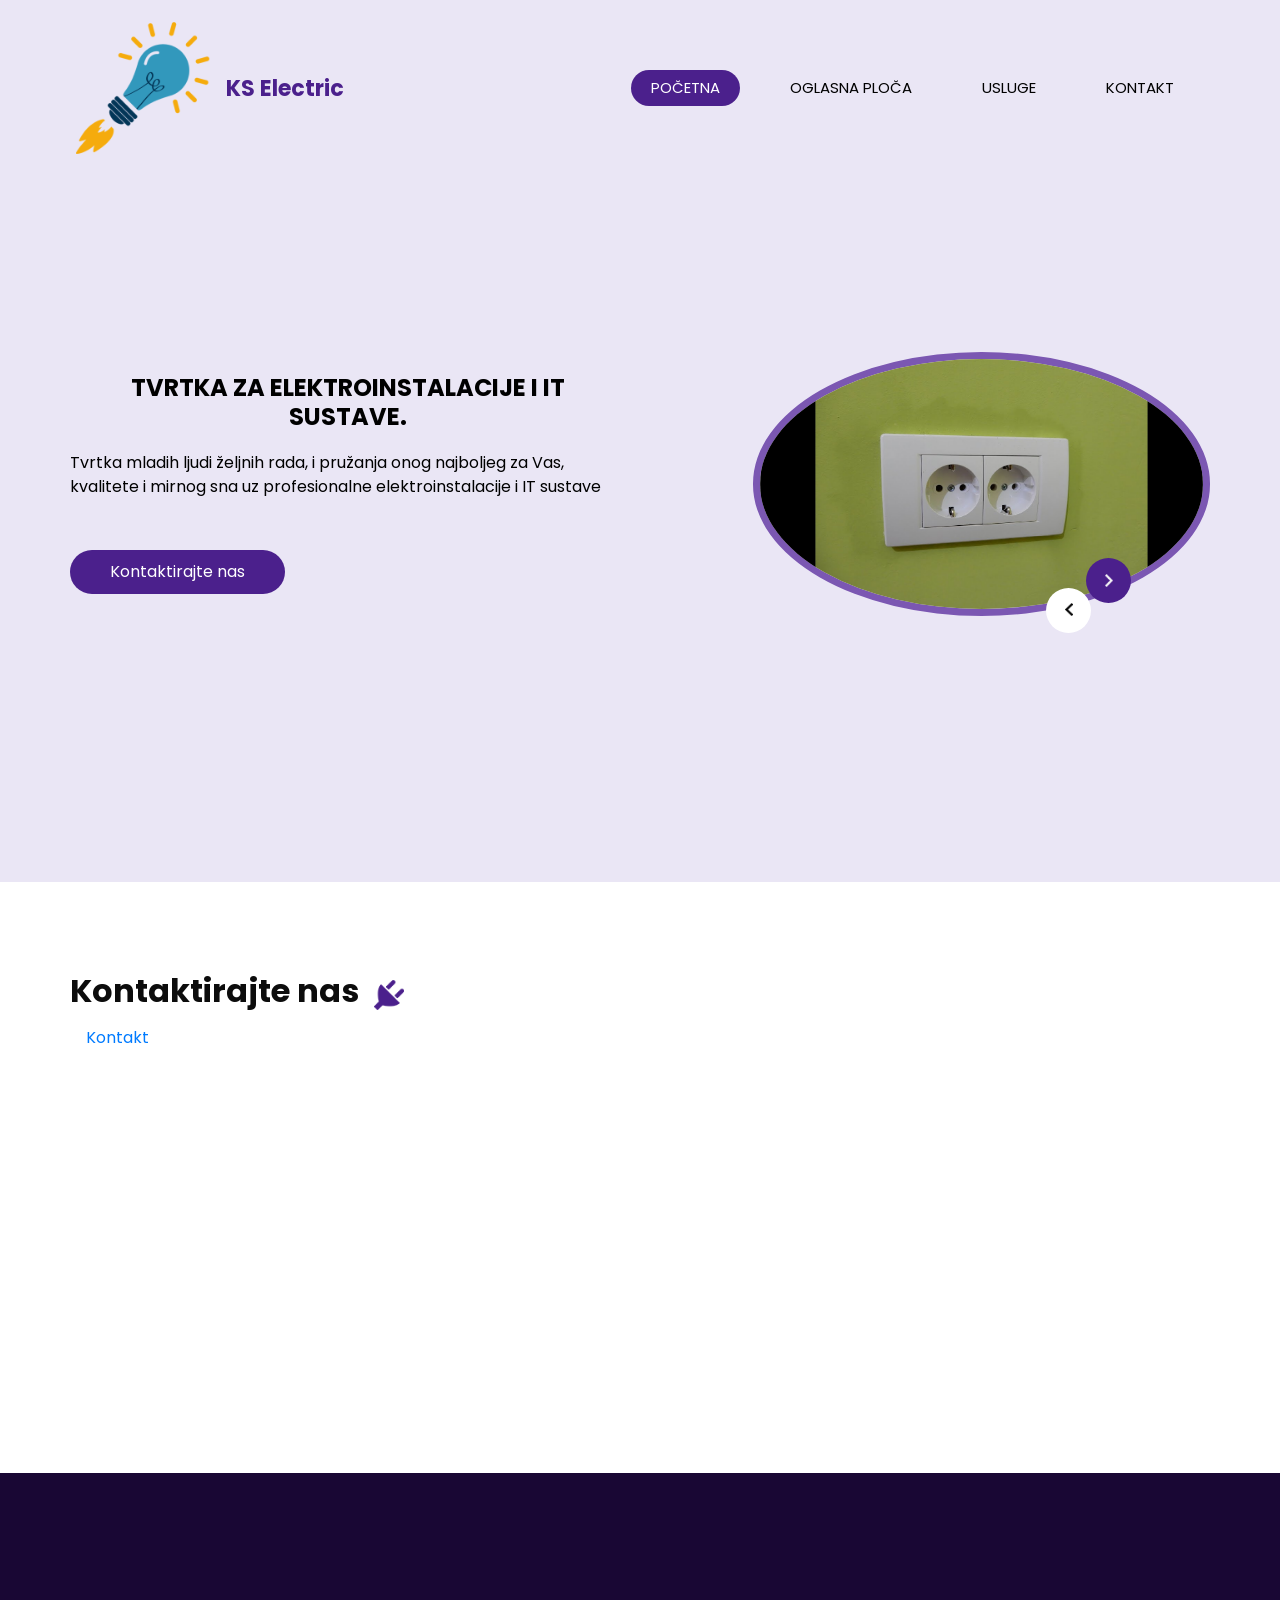
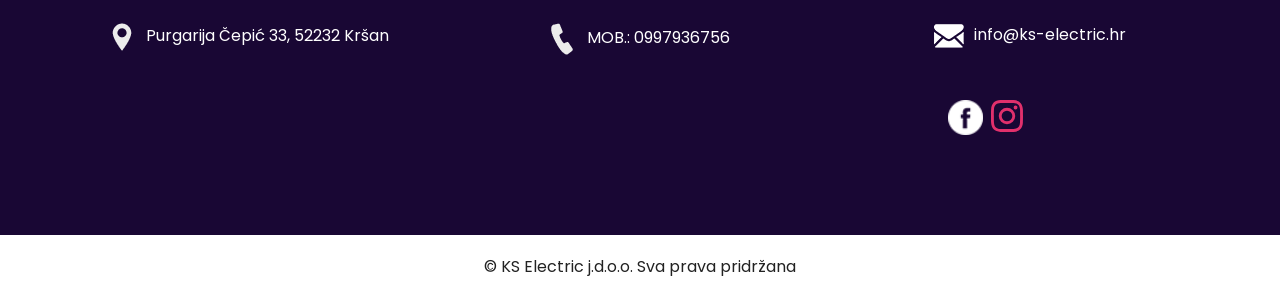
<file: index.html>
<!DOCTYPE html>
<html>
 
<head>
  <!-- Basic -->
  <meta charset="utf-8" />
  <meta http-equiv="X-UA-Compatible" content="IE=edge" />
  <!-- Mobile Metas -->
  <meta name="viewport" content="width=device-width, initial-scale=1, shrink-to-fit=no" />
  <!-- Site Metas -->
  <meta name="keywords" content="kst electric" />
  <meta name="description" content="kst electric" />
  <meta name="author" content="tehnička zaštita i elektroinstalacije" />
  
  <title>KS electric- Elektroinstalacije i IT Sustavi</title>
 
  <!-- slider stylesheet -->
  <link rel="stylesheet" type="text/css" href="https://cdnjs.cloudflare.com/ajax/libs/OwlCarousel2/2.1.3/assets/owl.carousel.min.css" />

  <!-- bootstrap core css -->
  <link rel="stylesheet" type="text/css" href="css/bootstrap.css" />

  <!-- fonts style -->
  <link href="https://fonts.googleapis.com/css?family=Poppins:400,600,700&display=swap" rel="stylesheet">
  <!-- Custom styles for this template -->
  <link href="css/style.css" rel="stylesheet" />
  <!-- responsive style -->
  <link href="css/responsive.css" rel="stylesheet" />
</head>

<body>

  <div class="hero_area">
    <!-- header section strats -->
    <header class="header_section">
      <div class="container">
        <nav class="navbar navbar-expand-lg custom_nav-container ">
          <a class="navbar-brand" href="index.html">
            <img src="logo.png" alt="Logo" style="height: 150px; width: auto;">
            <span>
                                                                       KS Electric
            </span>
          </a>
          <button class="navbar-toggler" type="button" data-toggle="collapse" data-target="#navbarSupportedContent" aria-controls="navbarSupportedContent" aria-expanded="false" aria-label="Toggle navigation">
            <span class="s-1"> 1</span>
            <span class="s-2"> 2</span>
            <span class="s-3">3 </span>
          </button>

          <div class="collapse navbar-collapse" id="navbarSupportedContent">
            <div class="d-flex ml-auto flex-column flex-lg-row align-items-center">
              <ul class="navbar-nav  ">
                <li class="nav-item active">
                  <a class="nav-link" href="index.html">Početna </a>
                </li>
                <li class="nav-item">
                  <a class="nav-link" href="about.html"> Oglasna ploča</a>
                </li>
                <li class="nav-item">
                  <a class="nav-link" href="service.html"> Usluge </a>
                </li>
              
                <li class="nav-item">
                  <a class="nav-link" href="contact.html">Kontakt </a>
                </li>
              </ul>
            </div>
          </div>
        </nav>
      </div>
    </header>
    <!-- end header section -->
    <!-- slider section -->
    <section class=" slider_section ">
      <div class="container">
        <div class="row">
          <div class="col-md-6 ">
            <div class="detail_box">
              <h1 class="glavni-naslov" style="text-align: center; font-weight: bold;">
                TVRTKA ZA ELEKTROINSTALACIJE I IT SUSTAVE.
            </h1>
            
              <p>
                Tvrtka mladih ljudi željnih rada, i pružanja onog najboljeg za Vas, kvalitete i mirnog sna uz profesionalne elektroinstalacije i IT sustave
              </p>
              <a href="contact.html" class="alt">
              Kontaktirajte nas
            </div>
          </div>
          <div class="col-lg-5 col-md-6 offset-lg-1">
            <div class="img_content">
              <div class="img_container">
                <div id="carouselExampleControls" class="carousel slide" data-ride="carousel">
                  <div class="carousel-inner">
                    <div class="carousel-item active">
                      <div class="img-box">
                        <img src="maxresdefault.jpg" alt="">
                    
                        
                      </div>
                    </div>
                    <div class="carousel-item">
                      <div class="img-box">
                        <img src="slide img.jpg" alt="">
                        <img src="maxresdefault.jpg" alt="">
                    
                      </div>
                    </div>
                    <div class="carousel-item">
                      <div class="img-box">
                        <img src="slika 22.jpg" alt="">  
                      </div>
                      <div>
                      <img src="images.jfif" alt="italic">
                    </div>
                   
                          
                        </div>
                    </div>
                    <div class="carousel-item">
                      <div class="img-box">
                        <img src="blog2.jpg" alt="">
                      </div>
                        <div class="carousel-item">
                      <div class="img-box">
                        <img src="slika 22.jpg" alt="">
                        
                      </div>
                   </div>
                  </div>
                </div>
              </div>
              <a class="carousel-control-prev" href="#carouselExampleControls" role="button" data-slide="prev">
                <span class="sr-only">Previous</span>
              </a>
              <a class="carousel-control-next" href="#carouselExampleControls" role="button" data-slide="next">
                <span class="sr-only">Next</span>
              </a>
            </div>

          </div>
        </div>
      </div>
    </section>
    <!-- end slider section -->
  </div>


 



  <!-- contact section -->

  <section class="contact_section layout_padding">
    <div class="container ">
      <div class="heading_container">
        <h2>
          Kontaktirajte nas
        </h2>
        <img src="images/plug.png" alt="">
      </div>
    </div>
    <div class="container">
      <div class="row">
        <div class="col-md-6">
          <a class="nav-link" href="contact.html">Kontakt </a>
            </div>
          </form>
        </div>
        <div class="col-md-6">
          <div class="map_container">
            <div class="map-responsive">
              <iframe src="https://www.google.com/maps/embed?pb=!1m14!1m12!1m3!1d632.6397951904555!2d14.13584516536056!3d45.20813009497635!2m3!1f0!2f0!3f0!3m2!1i1024!2i768!4f13.1!5e1!3m2!1shr!2shr!4v1686209483862!5m2!1shr!2shr" width="auto;" height="auto;" style="border:0;" allowfullscreen="" loading="lazy" referrerpolicy="no-referrer-when-downgrade"></iframe>
            </div>
          </div>
        </div>
      </div>
    </div>
  </section>

  <!-- end contact section -->


  <!-- info section -->

  <section class="info_section layout_padding">
    <div class="container">
      <div class="info_contact">
        <div class="row">
          <div class="col-md-4">
            <a href="">
              <img src="images/location-white.png" alt="">
              <span>
               Purgarija Čepić 33, 52232 Kršan
              </span>
            </a>
          </div>
          <div class="col-md-4">
            <a href="">
              <img src="images/telephone-white.png" alt="">
              <span>
              MOB.: 0997936756
              </span>
            </a>
          </div>
          <div class="col-md-4">
            <a href="">
              <img src="images/envelope-white.png" alt="">
              <span>
                <a href="mailto:info@ks-electric.hr">info@ks-electric.hr</a>
              </span>
            </a>
          </div>
        </div>
      </div>
      <div class="row">
        <div class="col-md-8 col-lg-9">
          <div class="info_form">
          
          </div>
        </div>
        <div class="col-md-4 col-lg-3">
          <div class="info_social">
            <div>
              <a href="">
                <img src="images/fb.png" alt="">
              </a>
            </div>
            <div>
        
              </a>
            </div>
            <div>
           
            </div>
            <a href="https://www.instagram.com/_ks.electric/?utm_source=ig_web_button_share_sheet" target="_blank" rel="noopener noreferrer" style="display: inline-block; width: 32px; height: 32px;">
              <svg viewBox="0 0 24 24" fill="#E1306C" xmlns="http://w3.org">
                  <path d="M12 2.163c3.204 0 3.584.012 4.85.07 3.252.148 4.771 1.691 4.919 4.919.058 1.265.069 1.645.069 4.849 0 3.205-.012 3.584-.069 4.849-.149 3.225-1.664 4.771-4.919 4.919-1.266.058-1.644.07-4.85.07-3.204 0-3.584-.012-4.849-.07-3.26-.149-4.771-1.699-4.919-4.92-.058-1.265-.07-1.644-.07-4.849 0-3.204.013-3.583.07-4.849.149-3.227 1.664-4.771 4.919-4.919 1.266-.057 1.645-.069 4.849-.069zM12 0C8.741 0 8.333.014 7.053.072 2.695.272.273 2.69.073 7.051.014 8.333 0 8.741 0 12c0 3.259.014 3.668.072 4.948.2 4.358 2.618 6.78 6.98 6.98 1.281.058 1.689.072 4.948.072 3.259 0 3.668-.014 4.948-.072 4.354-.2 6.782-2.618 6.979-6.98.059-1.28.073-1.689.073-4.948 0-3.259-.014-3.667-.072-4.947-.196-4.354-2.617-6.78-6.979-6.98C15.668.014 15.259 0 12 0zm0 5.838a6.162 6.162 0 1 0 0 12.324 6.162 6.162 0 0 0 0-12.324zM12 16a4 4 0 1 1 0-8 4 4 0 0 1 0 8zm6.406-11.845a1.44 1.44 0 1 0 0 2.881 1.44 1.44 0 0 0 0-2.881z"/>
              </svg>
          </a>
          
            </div>
          </div>
        </div>
      </div>

    </div>
  </section>

  <!-- end info section -->

  <!-- footer section -->
  <footer class="container-fluid footer_section">
    <div class="container">
      <div class="row">
        <div class="col-lg-7 col-md-9 mx-auto">
          <p>
            &copy; KS Electric j.d.o.o.
            <a href=˝> Sva prava pridržana</a>
          </p>
        </div>
      </div>
    </div>
  </footer>
  <!-- footer section -->

 <!-- CSS stilovi za prisilnu jednu liniju, skrolanje i popravak teksta na mobitelu -->
<style>
  .jedna-linija-kontejner {
    display: flex; 
    flex-wrap: nowrap; 
    overflow-x: auto;  
    -webkit-overflow-scrolling: touch; 
    gap: 20px; 
    font-family: 'Segoe UI', Tahoma, Geneva, Verdana, sans-serif; 
    padding: 30px 15px;
    background-color: #f8f9fa;
    scroll-snap-type: x mandatory; 
  }
  
  .jedna-linija-kontejner::-webkit-scrollbar {
    height: 6px;
  }
  .jedna-linija-kontejner::-webkit-scrollbar-thumb {
    background: #cbd5e1;
    border-radius: 10px;
  }
  
  .linija-kartica {
    flex: 0 0 280px; 
    scroll-snap-align: start;
    text-align: center; 
    background: #ffffff; 
    padding: 25px 20px; 
    border-radius: 12px;
    box-shadow: 0 4px 6px rgba(0,0,0,0.05);
    transition: transform 0.2s ease;
    
    /* POPRAVAK ZA MOBITELE: Sprečava tekst da bježi van kartice */
    box-sizing: border-box; /* Osigurava da padding ne širi karticu */
  }

  /* POPRAVAK ZA TEKST: Prisilno prelama predugačke riječi unutar odlomka */
  .linija-kartica p, .linija-kartica h3 {
    overflow-wrap: break-word; /* Prelama riječ ako je predugačka za red */
    word-break: break-word;     /* Podrška za starije preglednike */
    hyphens: auto;              /* Automatski dodaje crticu ako je potrebno */
    max-width: 100%;            /* Tekst nikada ne smije biti širi od kartice */
  }

  .linija-kartica:hover {
    transform: translateY(-4px);
  }

  .linija-ikona {
    display: block; 
    margin: 0 auto 15px auto;
    width: 90px;
    height: 90px;
  }
</style>


  <script src="js/jquery-3.4.1.min.js"></script>
  <script src="js/bootstrap.js"></script>

</body>

 <!-- Google tag (gtag.js) -->
<script async src="https://www.googletagmanager.com/gtag/js?id=G-JWWLE25T5K">
</script>
<script>
  window.dataLayer = window.dataLayer || [];
  function gtag(){dataLayer.push(arguments);}
  gtag('js', new Date());

  gtag('config', 'G-JWWLE25T5K');
</script>
</html>
</file>
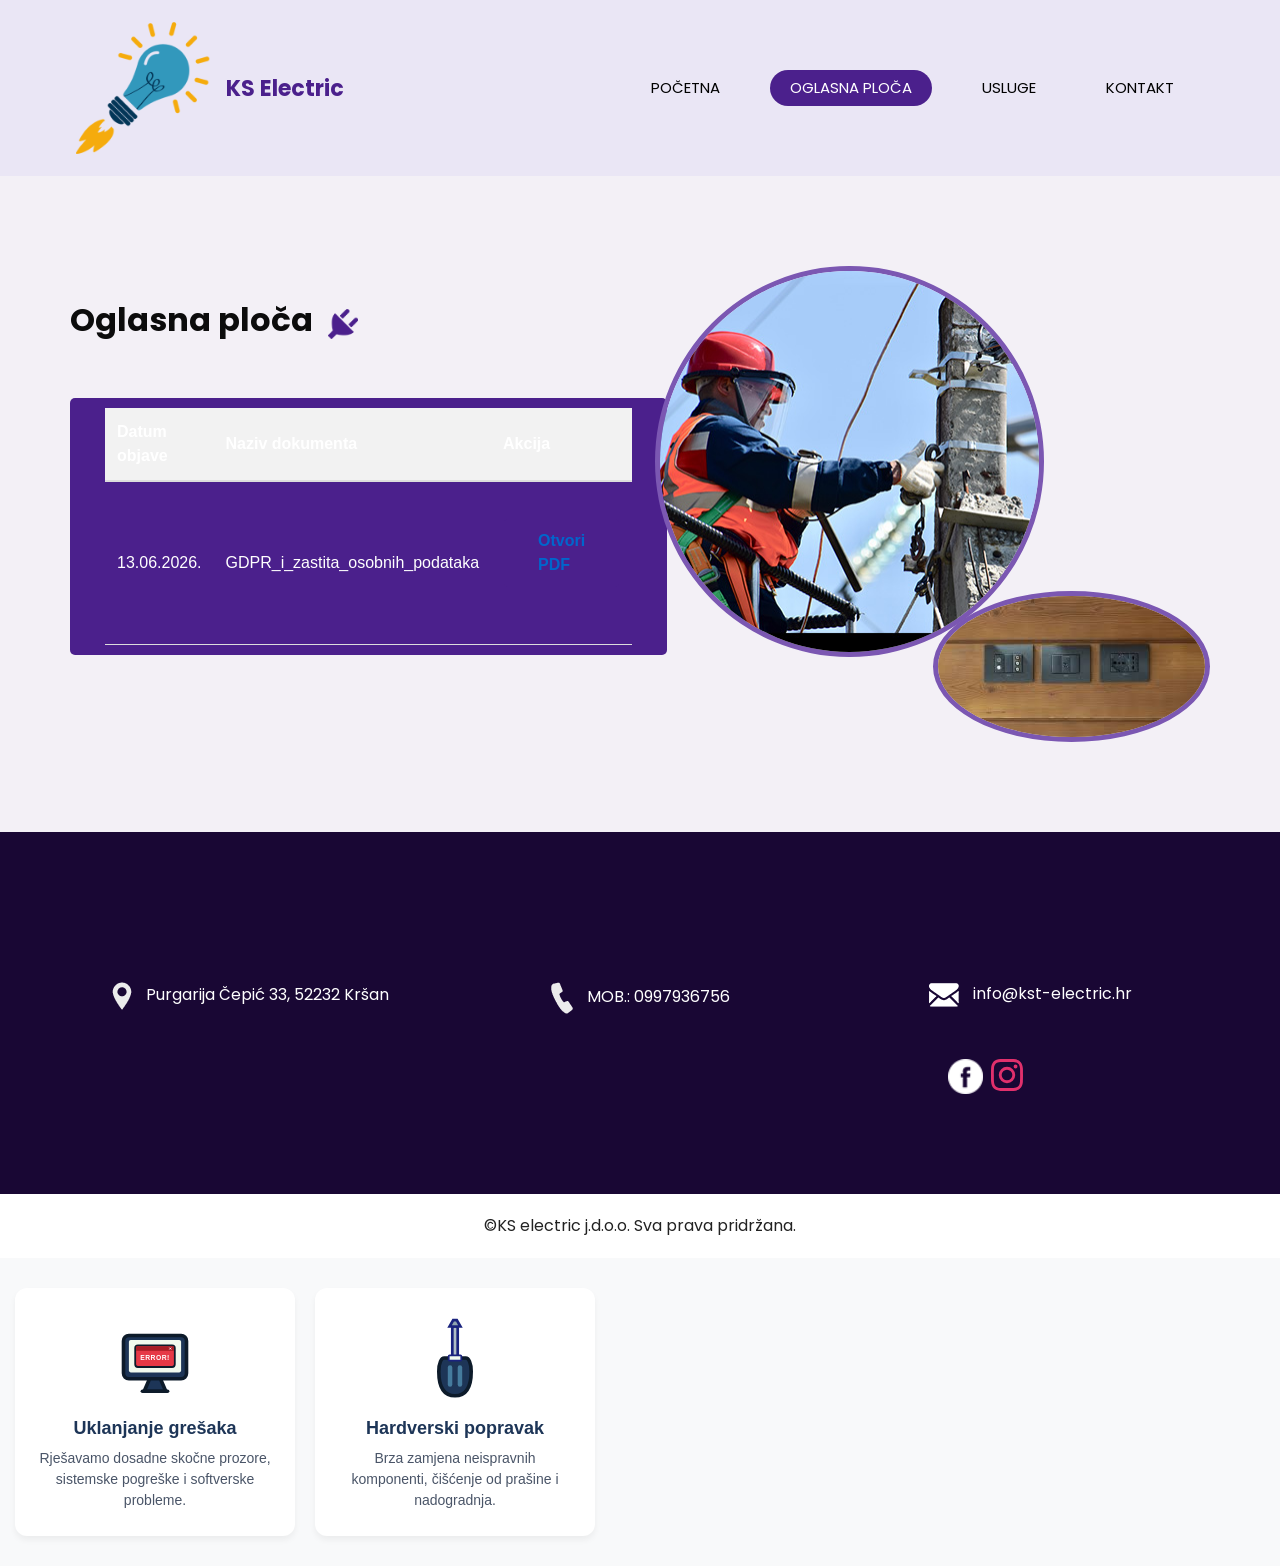
<file: about.html>
<!DOCTYPE html>
<html>

<head>
  <!-- Basic -->
  <meta charset="utf-8" />
  <meta http-equiv="X-UA-Compatible" content="IE=edge" />
  <!-- Mobile Metas -->
  <meta name="viewport" content="width=device-width, initial-scale=1, shrink-to-fit=no" />
  <!-- Site Metas -->
  <meta name="keywords" content="" />
  <meta name="description" content="" />
  <meta name="author" content="kst" />

  <title>KS Electric-Oglasna ploča</title>

  <!-- slider stylesheet -->
  <link rel="stylesheet" type="text/css" href="https://cdnjs.cloudflare.com/ajax/libs/OwlCarousel2/2.1.3/assets/owl.carousel.min.css" />

  <!-- bootstrap core css -->
  <link rel="stylesheet" type="text/css" href="css/bootstrap.css" />

  <!-- fonts style -->
  <link href="https://fonts.googleapis.com/css?family=Poppins:400,600,700&display=swap" rel="stylesheet">
  <!-- Custom styles for this template -->
  <link href="css/style.css" rel="stylesheet" />
  <!-- responsive style -->
  <link href="css/responsive.css" rel="stylesheet" />
</head>

<body class="sub_page">

  <div class="hero_area">
    <!-- header section strats -->
    <header class="header_section">
      <div class="container">
        <nav class="navbar navbar-expand-lg custom_nav-container ">
          <a class="navbar-brand" href="index.html">
            <img src="logo.png" alt="Logo" style="height: 150px; width: auto;">
            <span>
                                                                       KS Electric
            </span>
          </a>
          <button class="navbar-toggler" type="button" data-toggle="collapse" data-target="#navbarSupportedContent" aria-controls="navbarSupportedContent" aria-expanded="false" aria-label="Toggle navigation">
            <span class="s-1"> </span>
            <span class="s-2"> </span>
            <span class="s-3"> </span>
          </button>

          <div class="collapse navbar-collapse" id="navbarSupportedContent">
            <div class="d-flex ml-auto flex-column flex-lg-row align-items-center">
              <ul class="navbar-nav  ">
                <li class="nav-item ">
                  <a class="nav-link" href="index.html">Početna </a>
                </li>
                <li class="nav-item active">
                  <a class="nav-link" href="about.html"> Oglasna ploča</a>
                </li>
                <li class="nav-item">
                  <a class="nav-link" href="service.html">Usluge </a>
                </li>
               
                <li class="nav-item">
                  <a class="nav-link" href="contact.html">Kontakt </a>
                </li>
              </ul>
            </div>
          </div>
        </nav>
      </div>
    </header>
    <!-- end header section -->
  </div>



  <!-- about section -->
  <section class="about_section layout_padding">
    <div class="container">
      <div class="row">
        <div class="col-md-6">
          <div class="detail-box">
            <div class="heading_container">
              <h2>
              Oglasna ploča 
              </h2>
              <img src="images/plug.png" alt="8">
            </div>
            <p>
             
            </p>
            <a href="about.html">
              <!-- Poruka koja se prikazuje samo kada nema aktivnih natječaja -->
<div id="nema-natjecaja" style="display: none; padding: 20px; background-color: #f9f9f9; border: 1px dashed #ccc; text-align: center; font-family: sans-serif; color: #666; font-size: 16px;">
  Trenutno nema aktivnih natječaja i odluka.
</div>

<!-- Tablica s natječajima -->
<table id="tablica-natjecaja" style="width:100%; border-collapse: collapse; font-family: sans-serif; display: none;">
<thead>
  <tr style="background-color: #f2f2f2; text-align: left;">
    <th style="padding: 12px; border-bottom: 2px solid #ddd;">Datum objave</th>
    <th style="padding: 12px; border-bottom: 2px solid #ddd;">Naziv dokumenta</th>
    <th style="padding: 12px; border-bottom: 2px solid #ddd;">Akcija</th>
  </tr>
</thead>
<tbody id="lista-dokumenata">
  <!-- OVDJE DODAJETE ILI BRIŠETE REDOVE (<tr>) -->
  <!-- Ako obrišete sve redove ispod, sustav će sam prikazati poruku da nema natječaja -->
 <tr>
    <td style="padding: 12px; border-bottom: 1px solid #ddd;">13.06.2026.</td>
    <td style="padding: 12px; border-bottom: 1px solid #ddd;">GDPR_i_zastita_osobnih_podataka</td>
    <td style="padding: 12px; border-bottom: 1px solid #ddd;">
      <a href="dokumenti/GDPR.pdf" target="_blank" style="color: #0066cc; text-decoration: none; font-weight: bold;">Otvori PDF</a>
    </td>
  </tr>
 
  <!-- Kraj redova -->
</tbody>
</table>

<!-- JavaScript koji automatski provjerava ima li aktivnih natječaja -->
<script>
function provjeriNatjecee() {
  var lista = document.getElementById("lista-dokumenata");
  var tablica = document.getElementById("tablica-natjecaja");
  var poruka = document.getElementById("nema-natjecaja");
  
  // Brojimo koliko ima redova (tr) unutar tbody-ja
  var brojRedova = lista.getElementsByTagName("tr").length;
  
  if (brojRedova > 0) {
    tablica.style.display = "table"; // Prikaži tablicu ako ima natječaja
    poruka.style.display = "none";   // Sakrij poruku
  } else {
    tablica.style.display = "none";  // Sakrij tablicu ako je prazna
    poruka.style.display = "block";  // Prikaži poruku da nema natječaja
  }
}

// Pokreni provjeru odmah čim se stranica učita
window.onload = provjeriNatjecee;
</script>

            </a>
            </a>
          </div>
        </div>
        <div class="col-md-6">
          <div class="img_container">
            <div class="img-box b1">
              <img src="images/about-img1.jpg" alt="" />
            </div>
            <div class="img-box b2">
              <img src="images.jfif" alt="" />
            </div>
          </div>

        </div>

      </div>
    </div>
  </section>

  <!-- end about section -->

  <!-- info section -->

  <section class="info_section layout_padding">
    <div class="container">
      <div class="info_contact">
        <div class="row">
          <div class="col-md-4">
            <a href="">
              <img src="images/location-white.png" alt="">
              <span>
             Purgarija Čepić 33, 52232 Kršan
              </span>
            </a>
          </div>
          <div class="col-md-4">
            <a href="">
              <img src="images/telephone-white.png" alt="">
              <span>
                MOB.: 0997936756
              </span>
            </a>
          </div>
          <div class="col-md-4">
            <a href="">
              <img src="images/envelope-white.png" alt="">
              <span>
              info@kst-electric.hr
              </span>
            </a>
          </div>
        </div>
      </div>
      <div class="row">
        <div class="col-md-8 col-lg-9">
          <div class="info_form">
           
          </div>
        </div>
        <div class="col-md-4 col-lg-3">
          <div class="info_social">
            <div>
              <a href="">
                <img src="images/fb.png" alt="">
              </a>
            </div>
            
             
            <div>
              <a href="https://www.instagram.com/kst.electric/?utm_source=ig_web_button_share_sheet" target="_blank" rel="noopener noreferrer" style="display: inline-block; width: 32px; height: 32px;">
                <svg viewBox="0 0 24 24" fill="#E1306C" xmlns="http://w3.org">
                    <path d="M12 2.163c3.204 0 3.584.012 4.85.07 3.252.148 4.771 1.691 4.919 4.919.058 1.265.069 1.645.069 4.849 0 3.205-.012 3.584-.069 4.849-.149 3.225-1.664 4.771-4.919 4.919-1.266.058-1.644.07-4.85.07-3.204 0-3.584-.012-4.849-.07-3.26-.149-4.771-1.699-4.919-4.92-.058-1.265-.07-1.644-.07-4.849 0-3.204.013-3.583.07-4.849.149-3.227 1.664-4.771 4.919-4.919 1.266-.057 1.645-.069 4.849-.069zM12 0C8.741 0 8.333.014 7.053.072 2.695.272.273 2.69.073 7.051.014 8.333 0 8.741 0 12c0 3.259.014 3.668.072 4.948.2 4.358 2.618 6.78 6.98 6.98 1.281.058 1.689.072 4.948.072 3.259 0 3.668-.014 4.948-.072 4.354-.2 6.782-2.618 6.979-6.98.059-1.28.073-1.689.073-4.948 0-3.259-.014-3.667-.072-4.947-.196-4.354-2.617-6.78-6.979-6.98C15.668.014 15.259 0 12 0zm0 5.838a6.162 6.162 0 1 0 0 12.324 6.162 6.162 0 0 0 0-12.324zM12 16a4 4 0 1 1 0-8 4 4 0 0 1 0 8zm6.406-11.845a1.44 1.44 0 1 0 0 2.881 1.44 1.44 0 0 0 0-2.881z"/>
                </svg>
              </a>
            </div>
          </div>
        </div>
      </div>

    </div>
  </section>

  <!-- end info section -->

  <!-- footer section -->
  <footer class="container-fluid footer_section">
    <div class="container">
      <div class="row">
        <div class="col-lg-7 col-md-9 mx-auto">
          <p>
            &copy;KS electric j.d.o.o.
            <a href="">Sva prava pridržana.</a>
          </p>
        </div>
      </div>
    </div>
  </footer>
  <!-- footer section -->

  <!-- CSS stilovi za prisilnu jednu liniju i skrolanje -->
<style>
  .jedna-linija-kontejner {
    display: flex; 
    flex-wrap: nowrap; /* Prisiljava sve u jedan red */
    overflow-x: auto;  /* Omogućuje skrolanje lijevo-desno na mobitelu */
    -webkit-overflow-scrolling: touch; /* Glatko skrolanje na iPhoneu */
    gap: 20px; 
    font-family: 'Segoe UI', Tahoma, Geneva, Verdana, sans-serif; 
    padding: 30px 15px;
    background-color: #f8f9fa;
    scroll-snap-type: x mandatory; /* Magnetni efekt pri skrolanju */
  }
  
  /* Sakriva ružnu traku za skrolanje na računalima da izgleda čišće */
  .jedna-linija-kontejner::-webkit-scrollbar {
    height: 6px;
  }
  .jedna-linija-kontejner::-webkit-scrollbar-thumb {
    background: #cbd5e1;
    border-radius: 10px;
  }
  
  .linija-kartica {
    flex: 0 0 280px; /* Ne dopušta karticama da se skupe, drži ih na 280px */
    scroll-snap-align: start;
    text-align: center; 
    background: #ffffff; 
    padding: 25px 20px; 
    border-radius: 12px;
    box-shadow: 0 4px 6px rgba(0,0,0,0.05);
    transition: transform 0.2s ease;
  }

  .linija-kartica:hover {
    transform: translateY(-4px);
  }

  .linija-ikona {
    display: block; 
    margin: 0 auto 15px auto;
    width: 90px;
    height: 90px;
  }
</style>

<!-- HTML struktura - sve ostaje u jednom redu -->
<div class="jedna-linija-kontejner">

    <!-- 1. KARTICA -->
    <div class="linija-kartica">
        <svg class="linija-ikona" viewBox="0 0 100 100" xmlns="http://w3.org">
            <rect x="15" y="25" width="70" height="48" rx="6" fill="#1D3557" stroke="#0D1B2A" stroke-width="4"/>
            <rect x="21" y="30" width="58" height="36" rx="2" fill="#F1FAEE"/>
            <rect x="28" y="36" width="44" height="24" rx="3" fill="#E63946" stroke="#0D1B2A" stroke-width="2"/>
            <rect x="29" y="37" width="42" height="5" fill="#A81D26"/>
            <line x1="66" y1="38.5" x2="68" y2="40.5" stroke="#FFFFFF" stroke-width="1"/>
            <line x1="68" y1="38.5" x2="66" y2="40.5" stroke="#FFFFFF" stroke-width="1"/>
            <text x="50" y="52" fill="#FFFFFF" font-family="sans-serif" font-weight="900" font-size="7.5" text-anchor="middle" letter-spacing="0.5">ERROR!</text>
            <path d="M 44 73 L 38 87 L 62 87 L 56 73 Z" fill="#1D3557" stroke="#0D1B2A" stroke-width="4" stroke-linejoin="round"/>
            <rect x="34" y="85" width="32" height="4" rx="2" fill="#0D1B2A"/>
        </svg>
        <h3 style="color: #1D3557; margin: 0 0 8px 0; font-size: 18px; font-weight: 700;">Uklanjanje grešaka</h3>
        <p style="color: #4A5568; margin: 0; font-size: 14px; line-height: 1.5;">Rješavamo dosadne skočne prozore, sistemske pogreške i softverske probleme.</p>
    </div>

    <!-- 2. KARTICA -->
    <div class="linija-kartica">
        <svg class="linija-ikona" viewBox="0 0 100 100" xmlns="http://w3.org">
            <rect x="47" y="15" width="6" height="40" fill="#B0BEC5" rx="2" stroke="#1A237E" stroke-width="3"/>
            <path d="M 44 15 L 56 15 L 52 8 L 48 8 Z" fill="#90A4AE" stroke="#1A237E" stroke-width="3"/>
            <path d="M 38 50 C 35 50, 32 55, 32 65 C 32 85, 40 92, 50 92 C 60 92, 68 85, 68 65 C 68 55, 65 50, 62 50 Z" fill="#1D3557" stroke="#0D1B2A" stroke-width="4"/>
            <rect x="42" y="58" width="5" height="24" fill="#457B9D" rx="2.5"/>
            <rect x="53" y="58" width="5" height="24" fill="#457B9D" rx="2.5"/>
            <rect x="43" y="47" width="14" height="6" fill="#F1FAEE" rx="1" stroke="#1A237E" stroke-width="2"/>
        </svg>
        <h3 style="color: #1D3557; margin: 0 0 8px 0; font-size: 18px; font-weight: 700;">Hardverski popravak</h3>
        <p style="color: #4A5568; margin: 0; font-size: 14px; line-height: 1.5;">Brza zamjena neispravnih komponenti, čišćenje od prašine i nadogradnja.</p>
    </div>

</div>


  <script src="js/jquery-3.4.1.min.js"></script>
  <script src="js/bootstrap.js"></script>

</body>

</html>
</file>
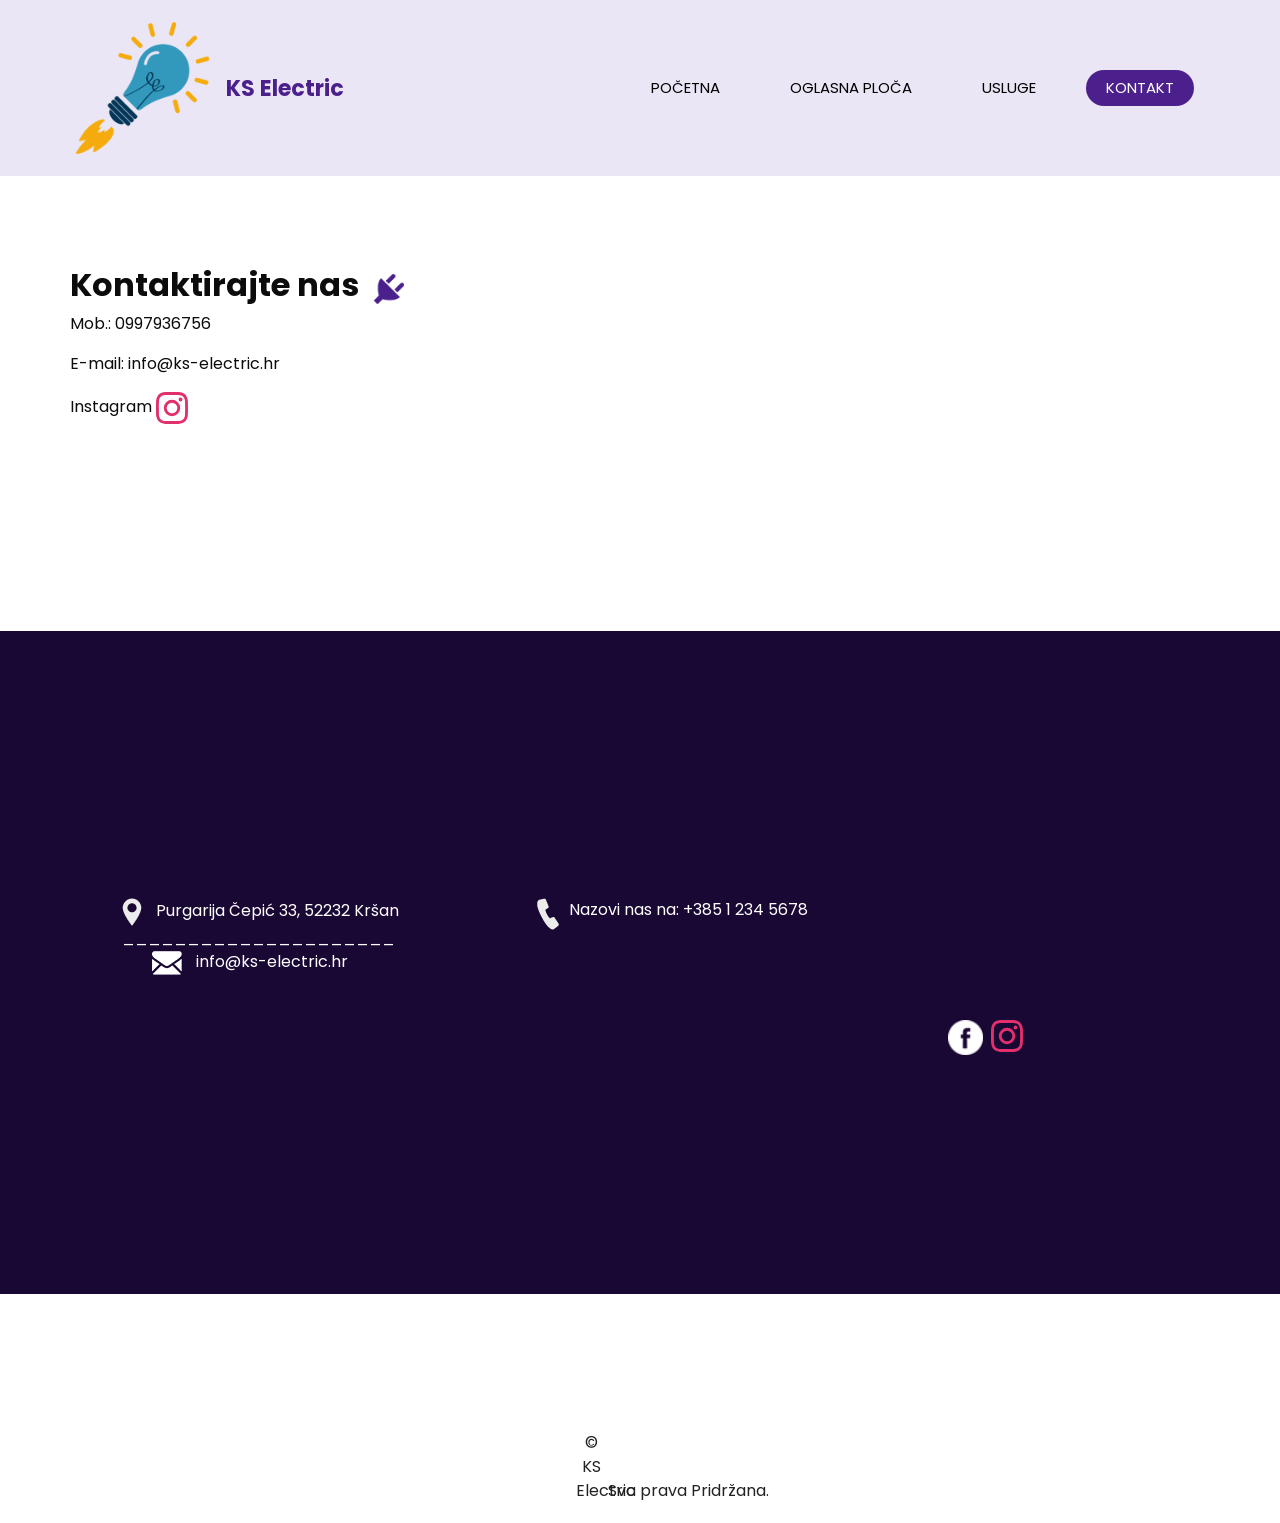
<file: contact.html>
<!DOCTYPE html>
<html>

<head>
  <!-- Basic -->
  <meta charset="utf-8" />
  <meta http-equiv="X-UA-Compatible" content="IE=edge" />
  <!-- Mobile Metas -->
  <meta name="viewport" content="width=device-width, initial-scale=1, shrink-to-fit=no" />
  <!-- Site Metas -->
  <meta name="keywords" content="" />
  <meta name="description" content="" />
  <meta name="author" content="" />

  <title>KS Electric- kontakt</title>

  <!-- slider stylesheet -->
  <link rel="stylesheet" type="text/css" href="https://cdnjs.cloudflare.com/ajax/libs/OwlCarousel2/2.1.3/assets/owl.carousel.min.css" />

  <!-- bootstrap core css -->
  <link rel="stylesheet" type="text/css" href="css/bootstrap.css" />

  <!-- fonts style -->
  <link href="https://fonts.googleapis.com/css?family=Poppins:400,600,700&display=swap" rel="stylesheet">
  <!-- Custom styles for this template -->
  <link href="css/style.css" rel="stylesheet" />
  <!-- responsive style -->
  <link href="css/responsive.css" rel="stylesheet" />
</head>

<body class="sub_page">

  <div class="hero_area">
    <!-- header section strats -->
    <header class="header_section">
      <div class="container">
        <nav class="navbar navbar-expand-lg custom_nav-container ">
          <a class="navbar-brand" href="index.html">
            <img src="logo.png" alt="Logo" style="height: 150px; width: auto;">
            <span>
                                                                       KS Electric
            </span>
          </a>
          <button class="navbar-toggler" type="button" data-toggle="collapse" data-target="#navbarSupportedContent" aria-controls="navbarSupportedContent" aria-expanded="false" aria-label="Toggle navigation">
            <span class="s-1"> </span>
            <span class="s-2"> </span>
            <span class="s-3"> </span>
          </button>

          <div class="collapse navbar-collapse" id="navbarSupportedContent">
            <div class="d-flex ml-auto flex-column flex-lg-row align-items-center">
              <ul class="navbar-nav  ">
                <li class="nav-item ">
                  <a class="nav-link" href="index.html">Početna </a>
                </li>
                <li class="nav-item">
                  <a class="nav-link" href="about.html"> Oglasna ploča</a>
                </li>
                <li class="nav-item">
                  <a class="nav-link" href="service.html"> Usluge </a>
                </li>
                
                <li class="nav-item active">
                  <a class="nav-link" href="contact.html">Kontakt </a>
                </li>
              </ul>
            </div>
          </div>
        </nav>
      </div>
    </header>
    <!-- end header section -->
  </div>


  <!-- contact section -->

  <section class="contact_section layout_padding">
    <div class="container ">
      <div class="heading_container">
        <h2>
          Kontaktirajte nas
        </h2>
        <img src="images/plug.png" alt="">
      </div>
    </div>
    <div class="container">
      <div class="row">
        <div class="col-md-6">
         
         <P>Mob.: 0997936756</P>
         <p>E-mail: info@ks-electric.hr</p>
         <text>Instagram                                           </text><a href="https://www.instagram.com/kst.electric/?utm_source=ig_web_button_share_sheet" target="_blank" rel="noopener noreferrer" style="display: inline-block; width: 32px; height: 32px;">
          <svg viewBox="0 0 24 24" fill="#E1306C" xmlns="http://w3.org">
              <path d="M12 2.163c3.204 0 3.584.012 4.85.07 3.252.148 4.771 1.691 4.919 4.919.058 1.265.069 1.645.069 4.849 0 3.205-.012 3.584-.069 4.849-.149 3.225-1.664 4.771-4.919 4.919-1.266.058-1.644.07-4.85.07-3.204 0-3.584-.012-4.849-.07-3.26-.149-4.771-1.699-4.919-4.92-.058-1.265-.07-1.644-.07-4.849 0-3.204.013-3.583.07-4.849.149-3.227 1.664-4.771 4.919-4.919 1.266-.057 1.645-.069 4.849-.069zM12 0C8.741 0 8.333.014 7.053.072 2.695.272.273 2.69.073 7.051.014 8.333 0 8.741 0 12c0 3.259.014 3.668.072 4.948.2 4.358 2.618 6.78 6.98 6.98 1.281.058 1.689.072 4.948.072 3.259 0 3.668-.014 4.948-.072 4.354-.2 6.782-2.618 6.979-6.98.059-1.28.073-1.689.073-4.948 0-3.259-.014-3.667-.072-4.947-.196-4.354-2.617-6.78-6.979-6.98C15.668.014 15.259 0 12 0zm0 5.838a6.162 6.162 0 1 0 0 12.324 6.162 6.162 0 0 0 0-12.324zM12 16a4 4 0 1 1 0-8 4 4 0 0 1 0 8zm6.406-11.845a1.44 1.44 0 1 0 0 2.881 1.44 1.44 0 0 0 0-2.881z"/>
          </svg>

            </div>
          </form>
       
       <title> KS ELECTRIC<title style, color="white"></title>
       <title> KS ELECTRIC<title style, color="white"></title>
       <title> KS ELECTRIC<title style, color="white"></title>
       <title> KS ELECTRIC<title style, color="white"></title>
        </div>

        <nb>
          <title> KST ELECTRIC<title style, color="white"></title>
        </nb>
        <div class="col-md-6">
          <div class="map_container">
            <div class="map-responsive">
           
          </div>
        </div>
      </div>
    </div>
  </section>

  <!-- end contact section -->


  <!-- info section -->

  <section class="info_section layout_padding">
    <div class="container">
      <div class="info_contact">
        <div class="row">
          <div class="col-md-4">
            <a href="">
              <img src="images/location-white.png" alt="">
              <span>
               Purgarija Čepić 33, 52232 Kršan
              </span>
              <span>_____________________</span>
            </a>
          </div>
          <div class="col-md-4">
            <a href="">
              <img src="images/telephone-white.png" alt="">
              <span>
                <a href="tel:+38512345678">Nazovi nas na: +385 1 234 5678</a>
              </span>
            </a>
          </div>
          <div class="col-md-4">
            <a href="">
              <img src="images/envelope-white.png" alt="">
              <span>
             info@ks-electric.hr
              </span>
            </a>
          </div>
        </div>
      </div>
      <div class="row">
        <div class="col-md-8 col-lg-9">
          <div class="info_form">
          
          </div>
        </div>
        <div class="col-md-4 col-lg-3">
          <div class="info_social">
            <div>
              <a href="">
                <img src="images/fb.png" alt="">
              </a>
            </div>
            <div>
              
              </a>
            </div>
            <div>
              <a href="https://www.instagram.com/kst.electric/?utm_source=ig_web_button_share_sheet" target="_blank" rel="noopener noreferrer" style="display: inline-block; width: 32px; height: 32px;">
                <svg viewBox="0 0 24 24" fill="#E1306C" xmlns="http://w3.org">
                    <path d="M12 2.163c3.204 0 3.584.012 4.85.07 3.252.148 4.771 1.691 4.919 4.919.058 1.265.069 1.645.069 4.849 0 3.205-.012 3.584-.069 4.849-.149 3.225-1.664 4.771-4.919 4.919-1.266.058-1.644.07-4.85.07-3.204 0-3.584-.012-4.849-.07-3.26-.149-4.771-1.699-4.919-4.92-.058-1.265-.07-1.644-.07-4.849 0-3.204.013-3.583.07-4.849.149-3.227 1.664-4.771 4.919-4.919 1.266-.057 1.645-.069 4.849-.069zM12 0C8.741 0 8.333.014 7.053.072 2.695.272.273 2.69.073 7.051.014 8.333 0 8.741 0 12c0 3.259.014 3.668.072 4.948.2 4.358 2.618 6.78 6.98 6.98 1.281.058 1.689.072 4.948.072 3.259 0 3.668-.014 4.948-.072 4.354-.2 6.782-2.618 6.979-6.98.059-1.28.073-1.689.073-4.948 0-3.259-.014-3.667-.072-4.947-.196-4.354-2.617-6.78-6.979-6.98C15.668.014 15.259 0 12 0zm0 5.838a6.162 6.162 0 1 0 0 12.324 6.162 6.162 0 0 0 0-12.324zM12 16a4 4 0 1 1 0-8 4 4 0 0 1 0 8zm6.406-11.845a1.44 1.44 0 1 0 0 2.881 1.44 1.44 0 0 0 0-2.881z"/>
                </svg>
            </div>
          </div>
        </div>
      </div>

    </div>
  </section>

  <!-- end info section -->

  <!-- footer section -->
  <footer class="container-fluid footer_section">
    <div class="container">
      <div class="row">
        <div class="col-lg-7 col-md-9 mx-auto">
          <p>
            &copy; KS Electric
            <a href="italic">Sva prava Pridržana.</a>
          </p>
        </div>
      </div>
    </div>
  </footer>
  <!-- footer section -->


  <script src="js/jquery-3.4.1.min.js"></script>
  <script src="js/bootstrap.js"></script>

</body>

</html>
</file>
<file: css/style.css>
body {
  font-family: "Poppins", sans-serif;
  color: #0c0c0c;
  background-color: #ffffff;
}

.layout_padding {
  padding-top: 90px;
  padding-bottom: 90px;
}

.layout_padding2 {
  padding-top: 45px;
  padding-bottom: 45px;
}

.layout_padding2-top {
  padding-top: 45px;
}

.layout_padding2-bottom {
  padding-bottom: 45px;
}

.layout_padding-top {
  padding-top: 90px;
}

.layout_padding-bottom {
  padding-bottom: 90px;
}

.heading_container {
  display: -webkit-box;
  display: -ms-flexbox;
  display: flex;
  -webkit-box-pack: start;
      -ms-flex-pack: start;
          justify-content: flex-start;
  -webkit-box-align: center;
      -ms-flex-align: center;
          align-items: center;
  text-align: center;
}

.heading_container h2 {
  position: relative;
  font-weight: bold;
  margin-right: 15px;
}

h1, .glavni-naslov {
  font-size: 24px !important;       /* Smanjuje veličinu slova na mobitelu */
  word-break: break-word !important; /* Prisilno prelama riječ ako je predugačka */
  overflow-wrap: break-word !important;
  max-width: 100% !important;
  box-sizing: border-box !important;
  padding: 0 15px !important;       /* Daje disanje tekstu s lijeve i desne strane */
}


.heading_container img {
  width: 30px;
}

/*header section*/
.hero_area {
  height: 98vh;
  position: relative;
  display: -webkit-box;
  display: -ms-flexbox;
  display: flex;
  -webkit-box-orient: vertical;
  -webkit-box-direction: normal;
      -ms-flex-direction: column;
          flex-direction: column;
  background-color: #eae6f5;
}

.sub_page .hero_area {
  height: auto;
}

.header_section .container {
  padding: 0;
}

.header_section .nav_container {
  margin: 0 auto;
}

.custom_nav-container .navbar-nav .nav-item .nav-link {
  padding: 7px 20px;
  margin: 10px 15px;
  color: #000000;
  text-align: center;
  border-radius: 35px;
  text-transform: uppercase;
  font-size: 15px;
}

.custom_nav-container .navbar-nav .nav-item.active .nav-link, .custom_nav-container .navbar-nav .nav-item:hover .nav-link {
  background-color: #4b208c;
  color: #ffffff;
}

a,
a:hover,
a:focus {
  text-decoration: none;
}

a:hover,
a:focus {
  color: initial;
}

.btn,
.btn:focus {
  outline: none !important;
  -webkit-box-shadow: none;
          box-shadow: none;
}

.custom_nav-container .nav_search-btn {
  background-image: url(../images/search-icon.png);
  background-size: 22px;
  background-repeat: no-repeat;
  background-position-y: 7px;
  width: 35px;
  height: 35px;
  padding: 0;
  border: none;
}

.navbar-brand {
  display: -webkit-box;
  display: -ms-flexbox;
  display: flex;
  -webkit-box-align: center;
      -ms-flex-align: center;
          align-items: center;
}

.navbar-brand img {
  margin-right: 5px;
  width: 35px;
}

.navbar-brand span {
  font-size: 22px;
  font-weight: 700;
  color: #4b208c;
}

.custom_nav-container {
  z-index: 99999;
}

.navbar-expand-lg .navbar-collapse {
  -webkit-box-align: end;
      -ms-flex-align: end;
          align-items: flex-end;
}

.custom_nav-container .navbar-toggler {
  outline: none;
}

.custom_nav-container .navbar-toggler {
  padding: 0;
  width: 37px;
  height: 42px;
}

.custom_nav-container .navbar-toggler span {
  display: block;
  width: 35px;
  height: 4px;
  background-color: #190734;
  margin: 7px 0;
  -webkit-transition: all .3s;
  transition: all .3s;
}

.custom_nav-container .navbar-toggler[aria-expanded="true"] .s-1 {
  -webkit-transform: rotate(45deg);
          transform: rotate(45deg);
  margin: 0;
  margin-bottom: -4px;
}

.custom_nav-container .navbar-toggler[aria-expanded="true"] .s-2 {
  display: none;
}

.custom_nav-container .navbar-toggler[aria-expanded="true"] .s-3 {
  -webkit-transform: rotate(-45deg);
          transform: rotate(-45deg);
  margin: 0;
  margin-top: -4px;
}

.custom_nav-container .navbar-toggler[aria-expanded="false"] .s-1,
.custom_nav-container .navbar-toggler[aria-expanded="false"] .s-2,
.custom_nav-container .navbar-toggler[aria-expanded="false"] .s-3 {
  -webkit-transform: none;
          transform: none;
}

/*end header section*/
/* slider section */
.slider_section {
  -webkit-box-flex: 1;
      -ms-flex: 1;
          flex: 1;
  display: -webkit-box;
  display: -ms-flexbox;
  display: flex;
  -webkit-box-align: center;
      -ms-flex-align: center;
          align-items: center;
  position: relative;
  z-index: 2;
  color: #3b3a3a;
  padding-bottom: 90px;
}

.slider_section .row {
  -webkit-box-align: center;
      -ms-flex-align: center;
          align-items: center;
}

.slider_section .detail_box {
  color: #000000;
}

.slider_section .detail_box h1 {
  text-transform: uppercase;
  font-weight: bold;
}

.slider_section .detail_box p {
  margin-top: 20px;
}

.slider_section .detail_box a {
  display: inline-block;
  padding: 10px 40px;
  background-color: #4b208c;
  color: #ffffff;
  border-radius: 35px;
  margin-top: 35px;
}

.slider_section .detail_box a:hover {
  background-color: #5625a1;
}

.slider_section .img_container {
  border: 7px solid #7b57b2;
  border-radius: 100%;
  overflow: hidden;
}

.slider_section .img_container div#carouselExampleContarols {
  width: 100%;
  position: unset;
}

.slider_section .img_container .img-box img {
  width: 100%;
}

.slider_section .carousel-control-prev,
.slider_section .carousel-control-next {
  top: initial;
  left: initial;
  bottom: 5%;
  right: 10%;
  width: 45px;
  height: 45px;
  border: none;
  border-radius: 100%;
  opacity: 1;
  background-repeat: no-repeat;
  background-size: 8px;
  background-position: center;
}

.slider_section .carousel-control-prev {
  background-image: url(../images/prev.png);
  background-color: #ffffff;
  -webkit-transform: translate(-85px, 30px);
          transform: translate(-85px, 30px);
}

.slider_section .carousel-control-next {
  background-image: url(../images/next.png);
  background-color: #4b208c;
  -webkit-transform: translate(-45px, 0);
          transform: translate(-45px, 0);
}

.service_section {
  text-align: center;
}

.service_section .heading_container {
  -webkit-box-pack: center;
      -ms-flex-pack: center;
          justify-content: center;
}

.service_section .service_container {
  display: -webkit-box;
  display: -ms-flexbox;
  display: flex;
  -webkit-box-pack: center;
      -ms-flex-pack: center;
          justify-content: center;
  padding: 35px 0;
  -ms-flex-wrap: wrap;
      flex-wrap: wrap;
}

.service_section .service_container .box {
  margin: 25px 1%;
  -ms-flex-preferred-size: 31%;
      flex-basis: 31%;
  padding: 35px 25px 25px;
  border-radius: 15px;
  -webkit-box-shadow: 0 0 10px 0 rgba(0, 0, 0, 0.15);
          box-shadow: 0 0 10px 0 rgba(0, 0, 0, 0.15);
  border-top: 15px solid transparent;
  overflow: hidden;
  -webkit-transition: all .1s;
  transition: all .1s;
}

.service_section .service_container .box .img-box {
  display: -webkit-box;
  display: -ms-flexbox;
  display: flex;
  -webkit-box-pack: center;
      -ms-flex-pack: center;
          justify-content: center;
  -webkit-box-align: center;
      -ms-flex-align: center;
          align-items: center;
  height: 125px;
}

.service_section .service_container .box .img-box img {
  width: 90px;
}

.service_section .service_container .box .detail-box {
  margin-top: 25px;
}

.service_section .service_container .box .detail-box h5 {
  color: #2e0e5f;
  font-weight: 600;
  position: relative;
}

.service_section .service_container .box:hover, .service_section .service_container .box.active {
  border-top: 15px solid #512a97;
}

.service_section .btn-box {
  display: -webkit-box;
  display: -ms-flexbox;
  display: flex;
  -webkit-box-pack: center;
      -ms-flex-pack: center;
          justify-content: center;
  margin-top: 25px;
}

.service_section .btn-box a {
  display: inline-block;
  padding: 10px 35px;
  background-color: #4b208c;
  color: #ffffff;
  border-radius: 35px;
}

.service_section .btn-box a:hover {
  background-color: #5625a1;
}

.about_section {
  background-color: #f3f0f6;
}

.about_section .row {
  -webkit-box-align: center;
      -ms-flex-align: center;
          align-items: center;
}

.about_section .img_container {
  display: -webkit-box;
  display: -ms-flexbox;
  display: flex;
  -webkit-box-orient: vertical;
  -webkit-box-direction: normal;
      -ms-flex-direction: column;
          flex-direction: column;
}

.about_section .img_container .img-box {
  border: 5px solid #7b57b2;
  border-radius: 100%;
  overflow: hidden;
}

.about_section .img_container .img-box.b1 {
  width: 70%;
}

.about_section .img_container .img-box.b2 {
  width: 50%;
  margin-left: auto;
  margin-top: -12%;
}

.about_section .img_container .img-box img {
  width: 100%;
}

.about_section .detail-box {
  margin-right: 15%;
}

.about_section .detail-box p {
  margin-top: 25px;
}

.about_section .detail-box a {
  display: inline-block;
  padding: 10px 35px;
  background-color: #4b208c;
  color: #ffffff;
  border-radius: 5px;
  margin: 25px 0 45px 0;
}

.about_section .detail-box a:hover {
  background-color: #5625a1;
}

.blog_section .heading_container {
  -webkit-box-pack: center;
      -ms-flex-pack: center;
          justify-content: center;
}

.blog_section .heading_container h2::before {
  background-color: #ffffff;
}

.blog_section .box {
  margin-top: 55px;
  background-color: #ffffff;
  -webkit-box-shadow: 0 0 10px 0 rgba(0, 0, 0, 0.15);
          box-shadow: 0 0 10px 0 rgba(0, 0, 0, 0.15);
}

.blog_section .box .img-box {
  position: relative;
}

.blog_section .box .img-box img {
  width: 100%;
}

.blog_section .box .detail-box {
  padding: 25px 25px 15px;
}

.blog_section .box .detail-box h5 {
  font-weight: bold;
}

.contact_section {
  position: relative;
}

.contact_section form {
  margin-top: 45px;
  padding-right: 35px;
}

.contact_section input {
  width: 100%;
  border: none;
  height: 50px;
  margin-bottom: 25px;
  padding-left: 25px;
  background-color: transparent;
  outline: none;
  color: #101010;
  -webkit-box-shadow: 0px 2px 5px 0px rgba(0, 0, 0, 0.16);
  box-shadow: 0px 2px 5px 0px rgba(0, 0, 0, 0.16);
}

.contact_section input::-webkit-input-placeholder {
  color: #737272;
}

.contact_section input:-ms-input-placeholder {
  color: #737272;
}

.contact_section input::-ms-input-placeholder {
  color: #737272;
}

.contact_section input::placeholder {
  color: #737272;
}

.contact_section input.message-box {
  height: 120px;
}

.contact_section button {
  border: none;
  display: inline-block;
  padding: 12px 45px;
  background-color: #4b208c;
  color: #ffffff;
  border-radius: 0px;
  margin-top: 35px;
}

.contact_section button:hover {
  background-color: #5625a1;
}

.contact_section .map_container {
  height: 100%;
  min-height: 325px;
}

.contact_section .map_container .map-responsive {
  height: 100%;
}

.footer_bg {
  background-image: url(../images/footer-bg.png);
  background-size: cover;
  background-position: top;
}

/* info section */
.info_section {
  background-color: #190734;
  color: #ffffff;
}

.info_section h6 {
  font-weight: bold;
}

.info_section .info_contact {
  margin-top: 60px;
  margin-bottom: 45px;
}

.info_section .info_contact .col-md-4 {
  display: -webkit-box;
  display: -ms-flexbox;
  display: flex;
  -webkit-box-pack: center;
      -ms-flex-pack: center;
          justify-content: center;
}

.info_section .info_contact a {
  color: #ffffff;
}

.info_section .info_contact img {
  max-width: 100%;
  margin-right: 10px;
}

.info_section .info_form {
  margin: 0 auto;
  margin-bottom: 45px;
}

.info_section .info_form h4 {
  text-transform: uppercase;
  text-align: center;
  margin-bottom: 20px;
}

.info_section .info_form form {
  display: -webkit-box;
  display: -ms-flexbox;
  display: flex;
  -webkit-box-align: center;
      -ms-flex-align: center;
          align-items: center;
}

.info_section .info_form form input {
  background-color: #ffffff;
  border: none;
  -webkit-box-flex: 2.5;
      -ms-flex: 2.5;
          flex: 2.5;
  outline: none;
  color: #000000;
  min-height: 42.4px;
  padding-left: 15px;
}

.info_section .info_form form input ::-webkit-input-placeholder {
  color: #ffffff;
  opacity: 0.2;
}

.info_section .info_form form input :-ms-input-placeholder {
  color: #ffffff;
  opacity: 0.2;
}

.info_section .info_form form input ::-ms-input-placeholder {
  color: #ffffff;
  opacity: 0.2;
}

.info_section .info_form form input ::placeholder {
  color: #ffffff;
  opacity: 0.2;
}

.info_section .info_form form button {
  -webkit-box-flex: 1;
      -ms-flex: 1;
          flex: 1;
  border: none;
  display: inline-block;
  padding: 10px 30px;
  background-color: #4b208c;
  color: #ffffff;
  border-radius: 0;
  font-size: 15px;
  text-transform: uppercase;
}

.info_section .info_form form button:hover {
  background-color: #5625a1;
}

.info_section .box {
  display: -webkit-box;
  display: -ms-flexbox;
  display: flex;
}

.info_section .info_social {
  display: -webkit-box;
  display: -ms-flexbox;
  display: flex;
}

.info_section .info_social img {
  width: 35px;
  margin-right: 8px;
}

/* end info section */
/* footer section*/
.footer_section {
  display: -webkit-box;
  display: -ms-flexbox;
  display: flex;
  -webkit-box-pack: center;
      -ms-flex-pack: center;
          justify-content: center;
  position: relative;
}

.footer_section p {
  color: #222222;
  margin: 0 auto;
  text-align: center;
  padding: 20px;
}

.footer_section p a {
  color: #222222;
}
/*# sourceMappingURL=style.css.map */
</file>
<file: css/responsive.css>
@media (max-width: 1120px) {}

@media (max-width: 992px) {

  .hero_area {
    height: auto;
  }

  .header_section {
    padding-top: 10px;
  }

  #navbarSupportedContent {
    margin-top: 25px;
  }

  .slider_section {

    padding-top: 75px;
    padding-bottom: 150px;

  }

  .about_section .img-box {
    margin: 0 5%;
  }

  .about_section .detail-box {
    margin-right: 5%;
  }

  .service_section .service_container .box {
    -ms-flex-preferred-size: 48%;
    flex-basis: 48%;
  }

  .about_section .img_container .img-box.b2 {
    margin-top: -5%;
  }

}

@media (max-width: 768px) {


  .slider_section .detail_box {
    text-align: center;
  }

  .slider_section .img_content {
    margin-top: 55px;
  }

  .contact_section .map_container {
    margin-top: 45px;
  }

  .info_section .info_contact a {
    margin-bottom: 15px;
  }

  .info_section .info_social {
    justify-content: center;
  }

  .service_section .service_container .box {
    flex-basis: 98%;
  }

  .contact_section form {
    padding-right: 0;
  }

  .info_section .info_contact a {
    text-align: center;
  }
}

@media (max-width: 576px) {
  .about_section .img_container .img-box.b1 {
    width: 80%;
  }

  .about_section .img_container .img-box.b2 {
    width: 55%;
  }

  .info_section .info_form form {
    flex-direction: column;
  }

  .info_section .info_form form input {
    width: 100%;
  }

  .info_section .info_form form button {
    margin-top: 15px;
    padding: 10px 40px;
  }
}

@media (max-width: 480px) {}

@media (max-width: 420px) {

  .slider_section .carousel-control-prev,
  .slider_section .carousel-control-next {
    right: 0;
  }
}

@media (max-width: 360px) {}

@media (min-width: 1200px) {
  .container {
    max-width: 1170px;
  }
}
</file>
